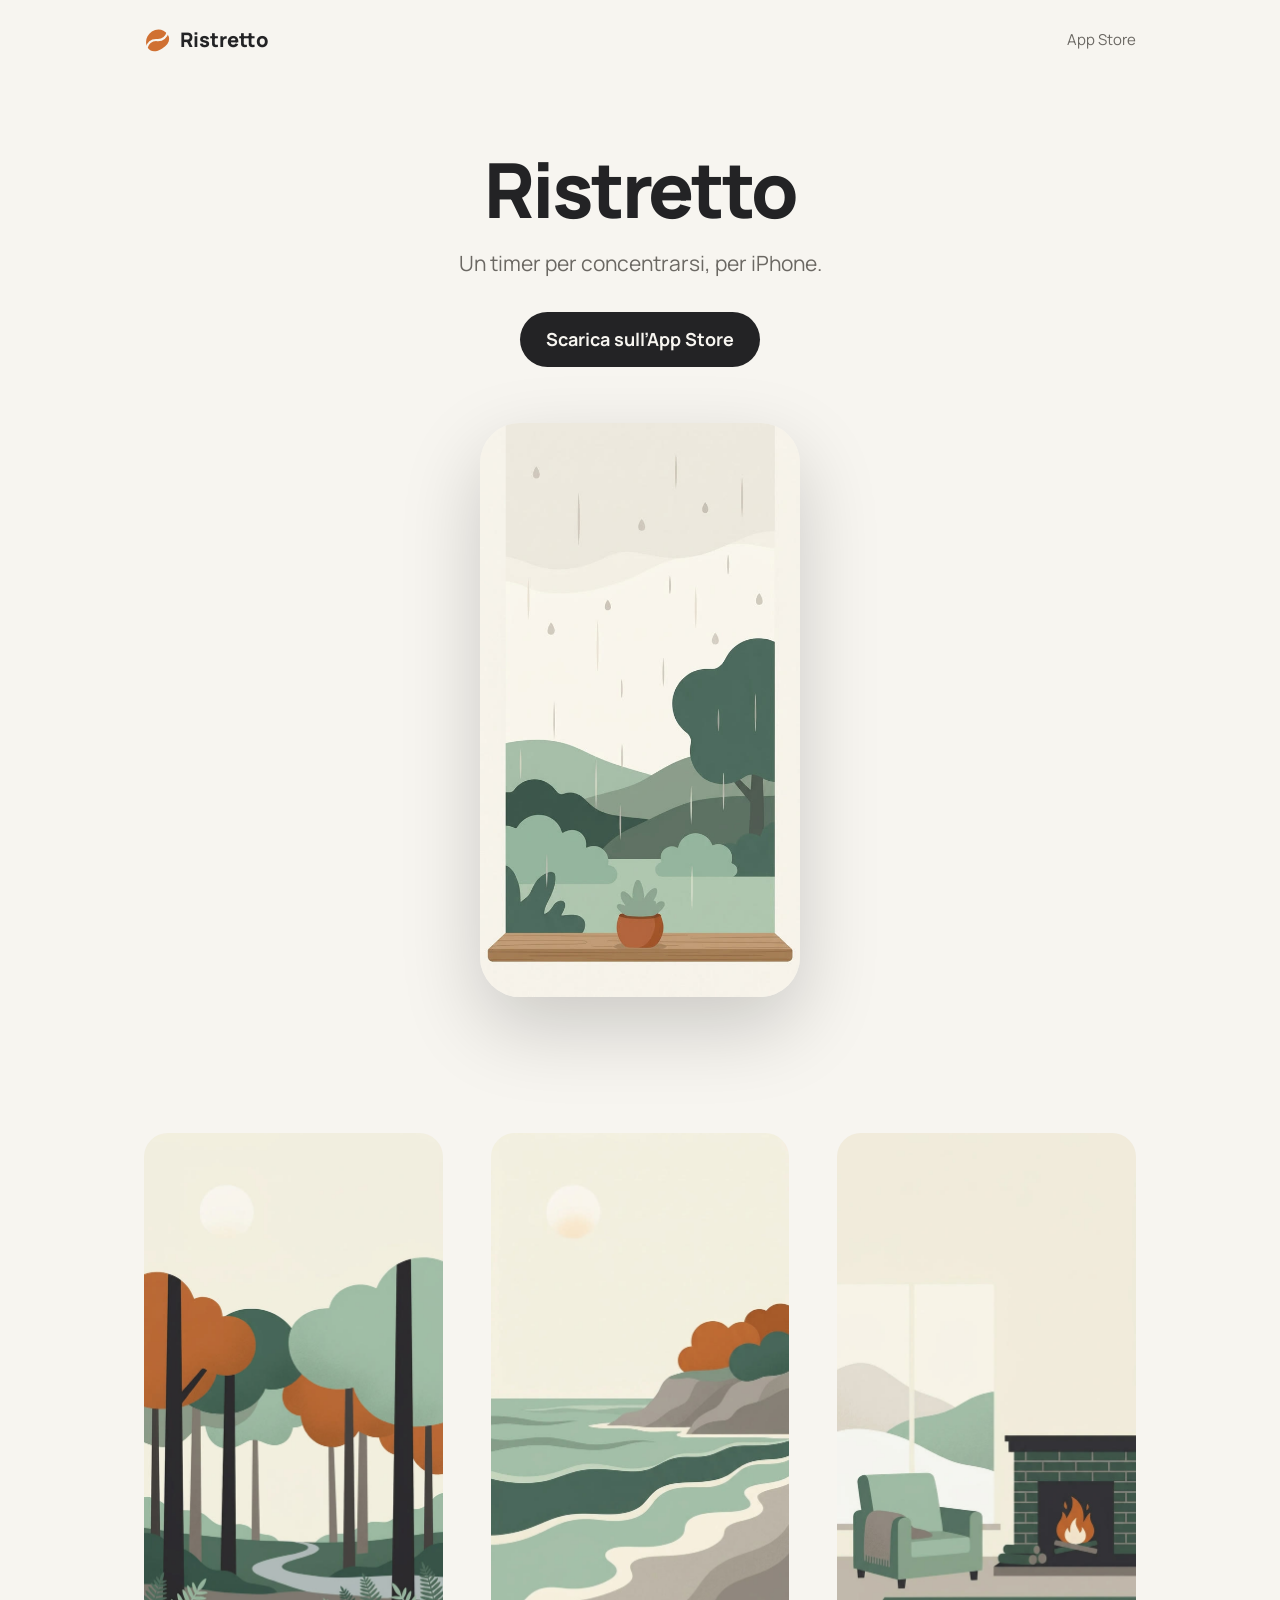
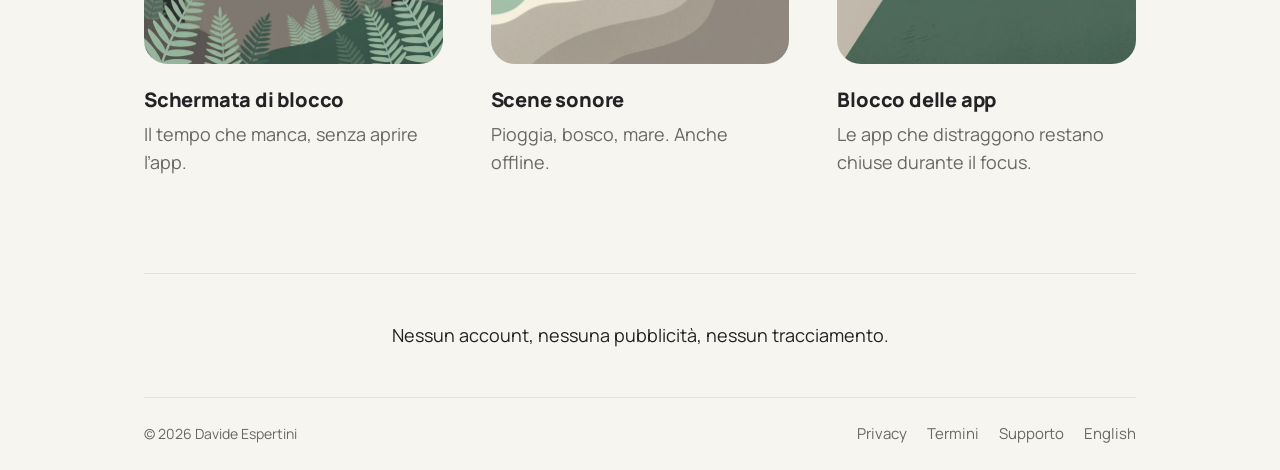
<file: index.html>
<!doctype html>
<html lang="it">
<head>
<meta charset="utf-8">
<meta name="viewport" content="width=device-width, initial-scale=1">
<title>Ristretto — Un timer per concentrarsi, per iPhone.</title>
<meta name="description" content="Un timer per concentrarsi, per iPhone.">
<meta name="apple-itunes-app" content="app-id=6829690402">
<link rel="icon" href="assets/favicon.png">
<link rel="apple-touch-icon" href="assets/icon.png">
<link rel="stylesheet" href="assets/style.css">
</head>
<body>
<div class="wrap">
<header><a class="brand" href="index.html"><img src="assets/mark.svg" alt="">Ristretto</a><nav><a href="https://apps.apple.com/app/id6829690402">App Store</a></nav></header>
<main>
<section class="hero">
  <h1>Ristretto</h1>
  <p>Un timer per concentrarsi, per iPhone.</p>
  <a class="cta" href="https://apps.apple.com/app/id6829690402">Scarica sull’App Store</a>
  <div class="shot"><img class="light-only" src="assets/session.jpg" alt="Un timer per concentrarsi, per iPhone."><img class="dark-only" src="assets/session-night.jpg" alt="Un timer per concentrarsi, per iPhone."></div>
</section>
<section class="features"><div><img class="light-only" src="assets/lock.jpg" alt="Schermata di blocco"><img class="dark-only" src="assets/lock-night.jpg" alt="Schermata di blocco"><h2>Schermata di blocco</h2><p>Il tempo che manca, senza aprire l’app.</p></div><div><img class="light-only" src="assets/sounds.jpg" alt="Scene sonore"><img class="dark-only" src="assets/sounds-night.jpg" alt="Scene sonore"><h2>Scene sonore</h2><p>Pioggia, bosco, mare. Anche offline.</p></div><div><img class="light-only" src="assets/block.jpg" alt="Blocco delle app"><img class="dark-only" src="assets/block-night.jpg" alt="Blocco delle app"><h2>Blocco delle app</h2><p>Le app che distraggono restano chiuse durante il focus.</p></div></section>
<p class="note">Nessun account, nessuna pubblicità, nessun tracciamento.</p>
</main>
<footer><span>© 2026 Davide Espertini</span><nav><a href="privacy.html">Privacy</a><a href="terms.html">Termini</a><a href="support.html">Supporto</a><a href="en/" hreflang="en">English</a></nav></footer>
</div>
</body>
</html>
</file>
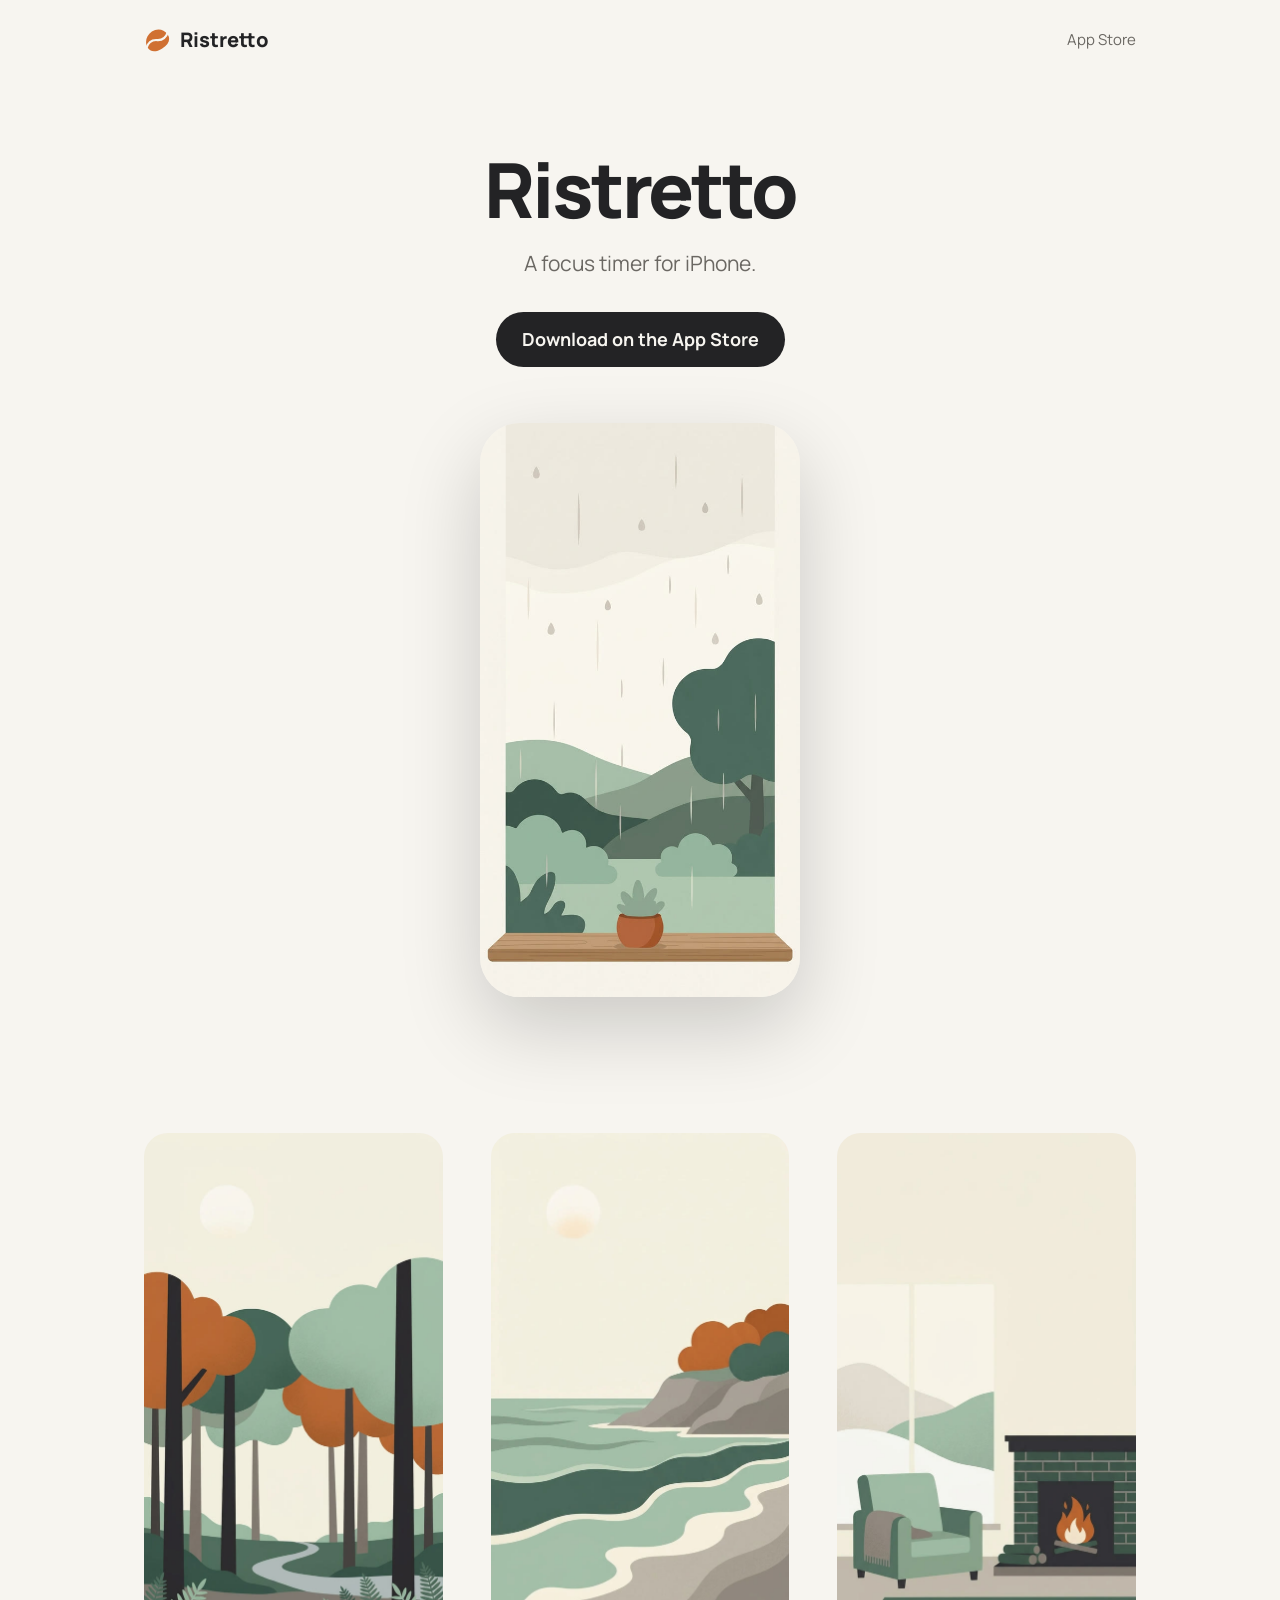
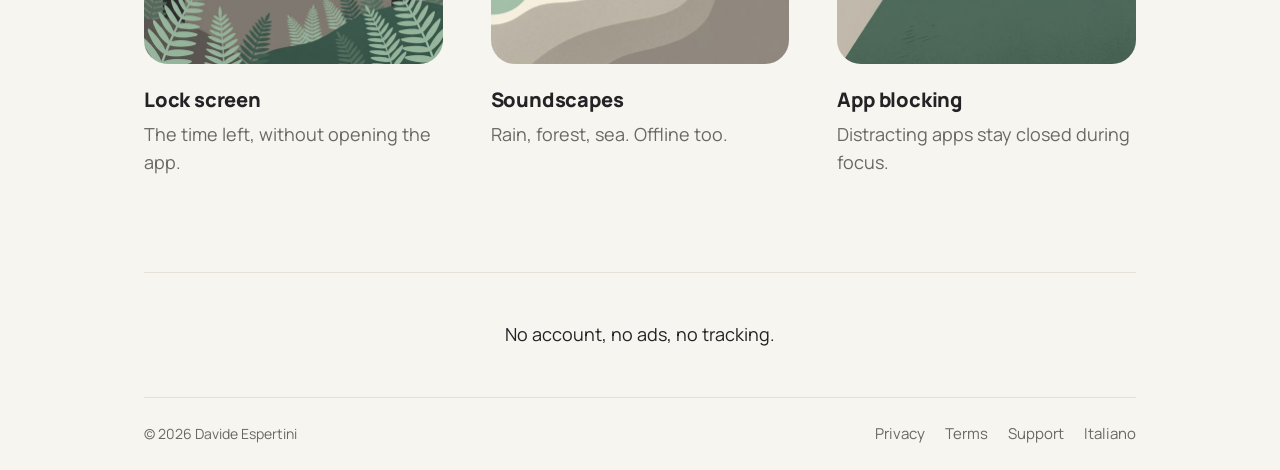
<file: en/index.html>
<!doctype html>
<html lang="en">
<head>
<meta charset="utf-8">
<meta name="viewport" content="width=device-width, initial-scale=1">
<title>Ristretto — A focus timer for iPhone.</title>
<meta name="description" content="A focus timer for iPhone.">
<meta name="apple-itunes-app" content="app-id=6829690402">
<link rel="icon" href="../assets/favicon.png">
<link rel="apple-touch-icon" href="../assets/icon.png">
<link rel="stylesheet" href="../assets/style.css">
</head>
<body>
<div class="wrap">
<header><a class="brand" href="index.html"><img src="../assets/mark.svg" alt="">Ristretto</a><nav><a href="https://apps.apple.com/app/id6829690402">App Store</a></nav></header>
<main>
<section class="hero">
  <h1>Ristretto</h1>
  <p>A focus timer for iPhone.</p>
  <a class="cta" href="https://apps.apple.com/app/id6829690402">Download on the App Store</a>
  <div class="shot"><img class="light-only" src="../assets/session.jpg" alt="A focus timer for iPhone."><img class="dark-only" src="../assets/session-night.jpg" alt="A focus timer for iPhone."></div>
</section>
<section class="features"><div><img class="light-only" src="../assets/lock.jpg" alt="Lock screen"><img class="dark-only" src="../assets/lock-night.jpg" alt="Lock screen"><h2>Lock screen</h2><p>The time left, without opening the app.</p></div><div><img class="light-only" src="../assets/sounds.jpg" alt="Soundscapes"><img class="dark-only" src="../assets/sounds-night.jpg" alt="Soundscapes"><h2>Soundscapes</h2><p>Rain, forest, sea. Offline too.</p></div><div><img class="light-only" src="../assets/block.jpg" alt="App blocking"><img class="dark-only" src="../assets/block-night.jpg" alt="App blocking"><h2>App blocking</h2><p>Distracting apps stay closed during focus.</p></div></section>
<p class="note">No account, no ads, no tracking.</p>
</main>
<footer><span>© 2026 Davide Espertini</span><nav><a href="privacy.html">Privacy</a><a href="terms.html">Terms</a><a href="support.html">Support</a><a href="../" hreflang="it">Italiano</a></nav></footer>
</div>
</body>
</html>
</file>
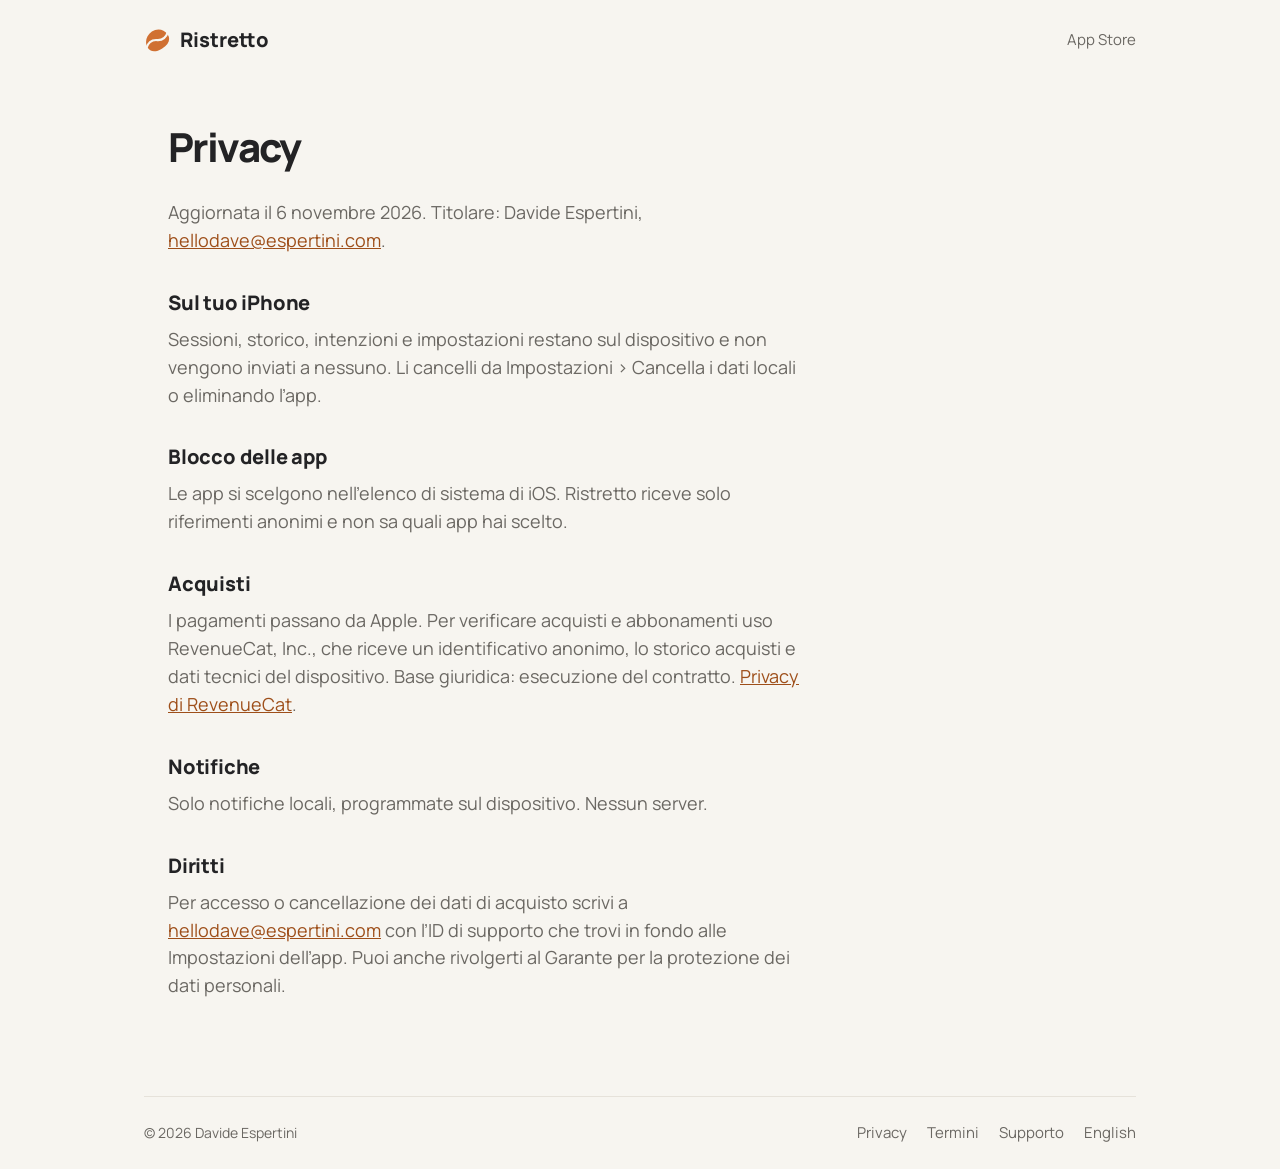
<file: privacy.html>
<!doctype html>
<html lang="it">
<head>
<meta charset="utf-8">
<meta name="viewport" content="width=device-width, initial-scale=1">
<title>Privacy — Ristretto</title>
<meta name="description" content="Un timer per concentrarsi, per iPhone.">
<meta name="apple-itunes-app" content="app-id=6829690402">
<link rel="icon" href="assets/favicon.png">
<link rel="apple-touch-icon" href="assets/icon.png">
<link rel="stylesheet" href="assets/style.css">
</head>
<body>
<div class="wrap">
<header><a class="brand" href="index.html"><img src="assets/mark.svg" alt="">Ristretto</a><nav><a href="https://apps.apple.com/app/id6829690402">App Store</a></nav></header>
<main><article class="doc"><h1>Privacy</h1><p>Aggiornata il 6 novembre 2026. Titolare: Davide Espertini, <a href="mailto:hellodave@espertini.com">hellodave@espertini.com</a>.</p><h2>Sul tuo iPhone</h2><p>Sessioni, storico, intenzioni e impostazioni restano sul dispositivo e non vengono inviati a nessuno. Li cancelli da Impostazioni › Cancella i dati locali o eliminando l’app.</p><h2>Blocco delle app</h2><p>Le app si scelgono nell’elenco di sistema di iOS. Ristretto riceve solo riferimenti anonimi e non sa quali app hai scelto.</p><h2>Acquisti</h2><p>I pagamenti passano da Apple. Per verificare acquisti e abbonamenti uso RevenueCat, Inc., che riceve un identificativo anonimo, lo storico acquisti e dati tecnici del dispositivo. Base giuridica: esecuzione del contratto. <a href="https://www.revenuecat.com/privacy">Privacy di RevenueCat</a>.</p><h2>Notifiche</h2><p>Solo notifiche locali, programmate sul dispositivo. Nessun server.</p><h2>Diritti</h2><p>Per accesso o cancellazione dei dati di acquisto scrivi a <a href="mailto:hellodave@espertini.com">hellodave@espertini.com</a> con l’ID di supporto che trovi in fondo alle Impostazioni dell’app. Puoi anche rivolgerti al Garante per la protezione dei dati personali.</p></article></main>
<footer><span>© 2026 Davide Espertini</span><nav><a href="privacy.html">Privacy</a><a href="terms.html">Termini</a><a href="support.html">Supporto</a><a href="en/" hreflang="en">English</a></nav></footer>
</div>
</body>
</html>
</file>
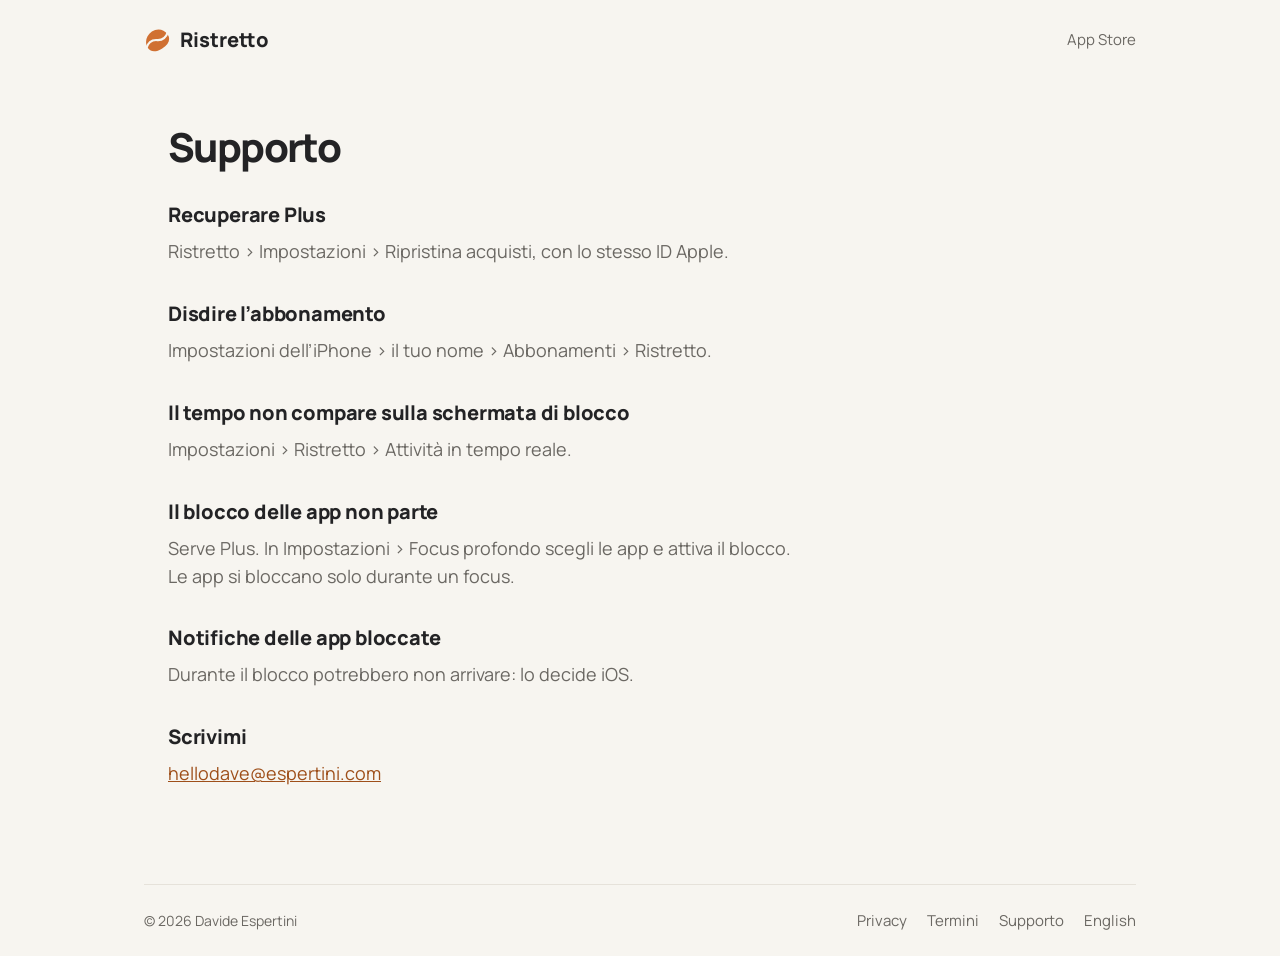
<file: support.html>
<!doctype html>
<html lang="it">
<head>
<meta charset="utf-8">
<meta name="viewport" content="width=device-width, initial-scale=1">
<title>Supporto — Ristretto</title>
<meta name="description" content="Un timer per concentrarsi, per iPhone.">
<meta name="apple-itunes-app" content="app-id=6829690402">
<link rel="icon" href="assets/favicon.png">
<link rel="apple-touch-icon" href="assets/icon.png">
<link rel="stylesheet" href="assets/style.css">
</head>
<body>
<div class="wrap">
<header><a class="brand" href="index.html"><img src="assets/mark.svg" alt="">Ristretto</a><nav><a href="https://apps.apple.com/app/id6829690402">App Store</a></nav></header>
<main><article class="doc"><h1>Supporto</h1><h2>Recuperare Plus</h2><p>Ristretto › Impostazioni › Ripristina acquisti, con lo stesso ID Apple.</p><h2>Disdire l’abbonamento</h2><p>Impostazioni dell’iPhone › il tuo nome › Abbonamenti › Ristretto.</p><h2>Il tempo non compare sulla schermata di blocco</h2><p>Impostazioni › Ristretto › Attività in tempo reale.</p><h2>Il blocco delle app non parte</h2><p>Serve Plus. In Impostazioni › Focus profondo scegli le app e attiva il blocco. Le app si bloccano solo durante un focus.</p><h2>Notifiche delle app bloccate</h2><p>Durante il blocco potrebbero non arrivare: lo decide iOS.</p><h2>Scrivimi</h2><p><a href="mailto:hellodave@espertini.com?subject=Ristretto">hellodave@espertini.com</a></p></article></main>
<footer><span>© 2026 Davide Espertini</span><nav><a href="privacy.html">Privacy</a><a href="terms.html">Termini</a><a href="support.html">Supporto</a><a href="en/" hreflang="en">English</a></nav></footer>
</div>
</body>
</html>
</file>
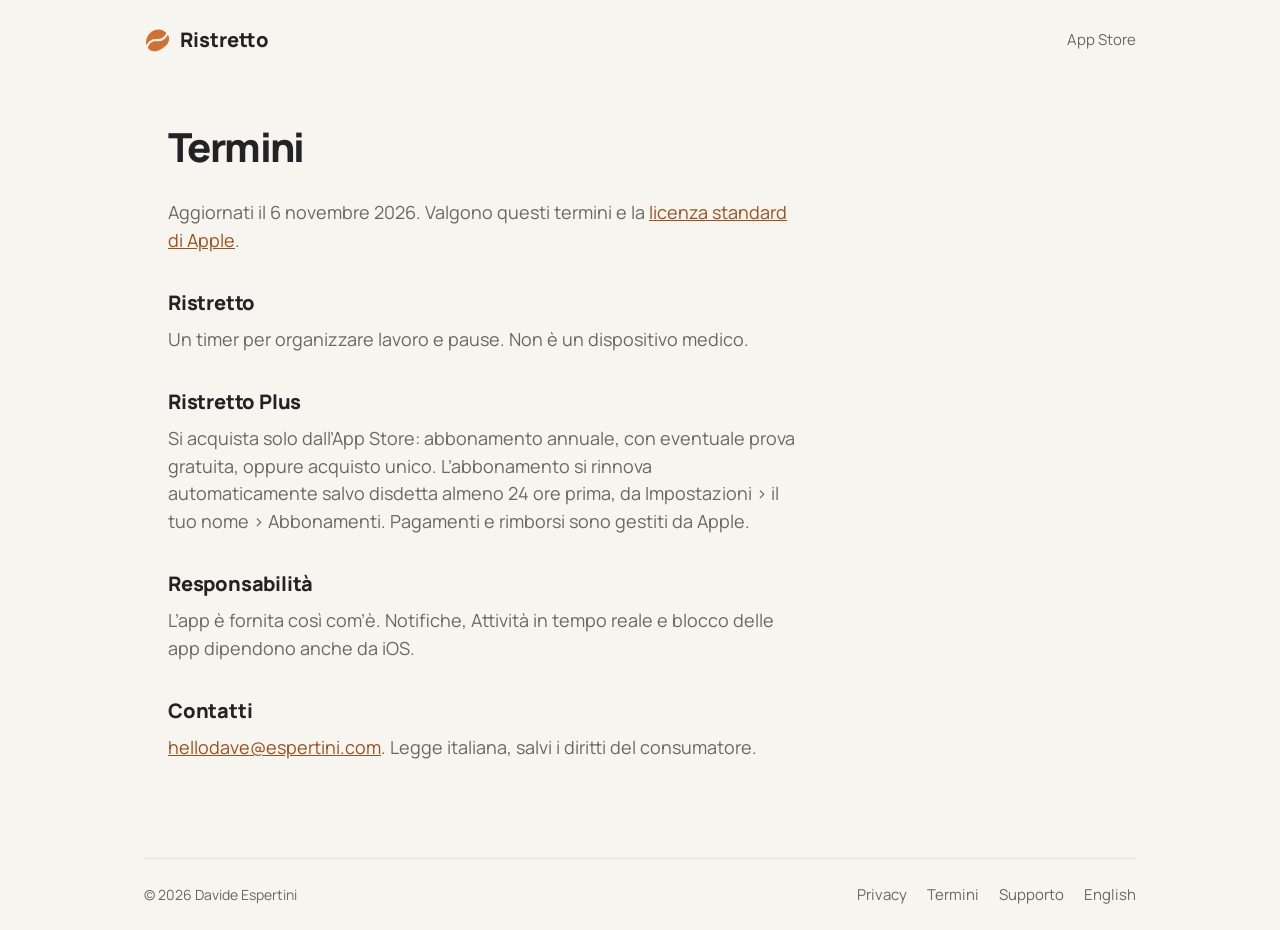
<file: terms.html>
<!doctype html>
<html lang="it">
<head>
<meta charset="utf-8">
<meta name="viewport" content="width=device-width, initial-scale=1">
<title>Termini — Ristretto</title>
<meta name="description" content="Un timer per concentrarsi, per iPhone.">
<meta name="apple-itunes-app" content="app-id=6829690402">
<link rel="icon" href="assets/favicon.png">
<link rel="apple-touch-icon" href="assets/icon.png">
<link rel="stylesheet" href="assets/style.css">
</head>
<body>
<div class="wrap">
<header><a class="brand" href="index.html"><img src="assets/mark.svg" alt="">Ristretto</a><nav><a href="https://apps.apple.com/app/id6829690402">App Store</a></nav></header>
<main><article class="doc"><h1>Termini</h1><p>Aggiornati il 6 novembre 2026. Valgono questi termini e la <a href="https://www.apple.com/legal/internet-services/itunes/dev/stdeula/">licenza standard di Apple</a>.</p><h2>Ristretto</h2><p>Un timer per organizzare lavoro e pause. Non è un dispositivo medico.</p><h2>Ristretto Plus</h2><p>Si acquista solo dall’App Store: abbonamento annuale, con eventuale prova gratuita, oppure acquisto unico. L’abbonamento si rinnova automaticamente salvo disdetta almeno 24 ore prima, da Impostazioni › il tuo nome › Abbonamenti. Pagamenti e rimborsi sono gestiti da Apple.</p><h2>Responsabilità</h2><p>L’app è fornita così com’è. Notifiche, Attività in tempo reale e blocco delle app dipendono anche da iOS.</p><h2>Contatti</h2><p><a href="mailto:hellodave@espertini.com">hellodave@espertini.com</a>. Legge italiana, salvi i diritti del consumatore.</p></article></main>
<footer><span>© 2026 Davide Espertini</span><nav><a href="privacy.html">Privacy</a><a href="terms.html">Termini</a><a href="support.html">Supporto</a><a href="en/" hreflang="en">English</a></nav></footer>
</div>
</body>
</html>
</file>
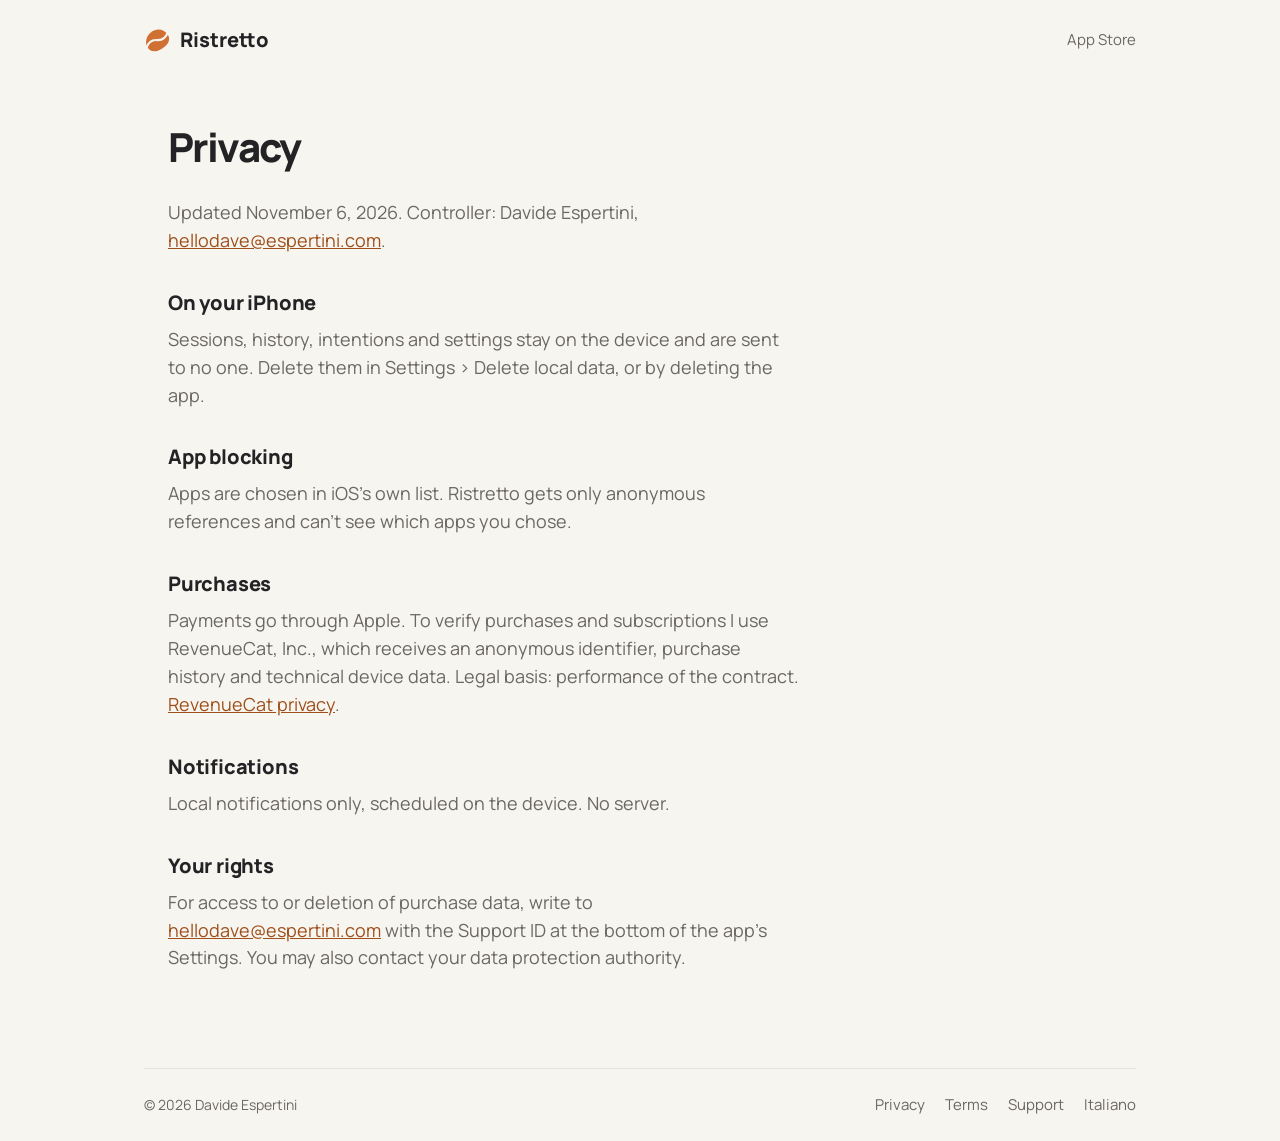
<file: en/privacy.html>
<!doctype html>
<html lang="en">
<head>
<meta charset="utf-8">
<meta name="viewport" content="width=device-width, initial-scale=1">
<title>Privacy — Ristretto</title>
<meta name="description" content="A focus timer for iPhone.">
<meta name="apple-itunes-app" content="app-id=6829690402">
<link rel="icon" href="../assets/favicon.png">
<link rel="apple-touch-icon" href="../assets/icon.png">
<link rel="stylesheet" href="../assets/style.css">
</head>
<body>
<div class="wrap">
<header><a class="brand" href="index.html"><img src="../assets/mark.svg" alt="">Ristretto</a><nav><a href="https://apps.apple.com/app/id6829690402">App Store</a></nav></header>
<main><article class="doc"><h1>Privacy</h1><p>Updated November 6, 2026. Controller: Davide Espertini, <a href="mailto:hellodave@espertini.com">hellodave@espertini.com</a>.</p><h2>On your iPhone</h2><p>Sessions, history, intentions and settings stay on the device and are sent to no one. Delete them in Settings › Delete local data, or by deleting the app.</p><h2>App blocking</h2><p>Apps are chosen in iOS’s own list. Ristretto gets only anonymous references and can’t see which apps you chose.</p><h2>Purchases</h2><p>Payments go through Apple. To verify purchases and subscriptions I use RevenueCat, Inc., which receives an anonymous identifier, purchase history and technical device data. Legal basis: performance of the contract. <a href="https://www.revenuecat.com/privacy">RevenueCat privacy</a>.</p><h2>Notifications</h2><p>Local notifications only, scheduled on the device. No server.</p><h2>Your rights</h2><p>For access to or deletion of purchase data, write to <a href="mailto:hellodave@espertini.com">hellodave@espertini.com</a> with the Support ID at the bottom of the app’s Settings. You may also contact your data protection authority.</p></article></main>
<footer><span>© 2026 Davide Espertini</span><nav><a href="privacy.html">Privacy</a><a href="terms.html">Terms</a><a href="support.html">Support</a><a href="../" hreflang="it">Italiano</a></nav></footer>
</div>
</body>
</html>
</file>
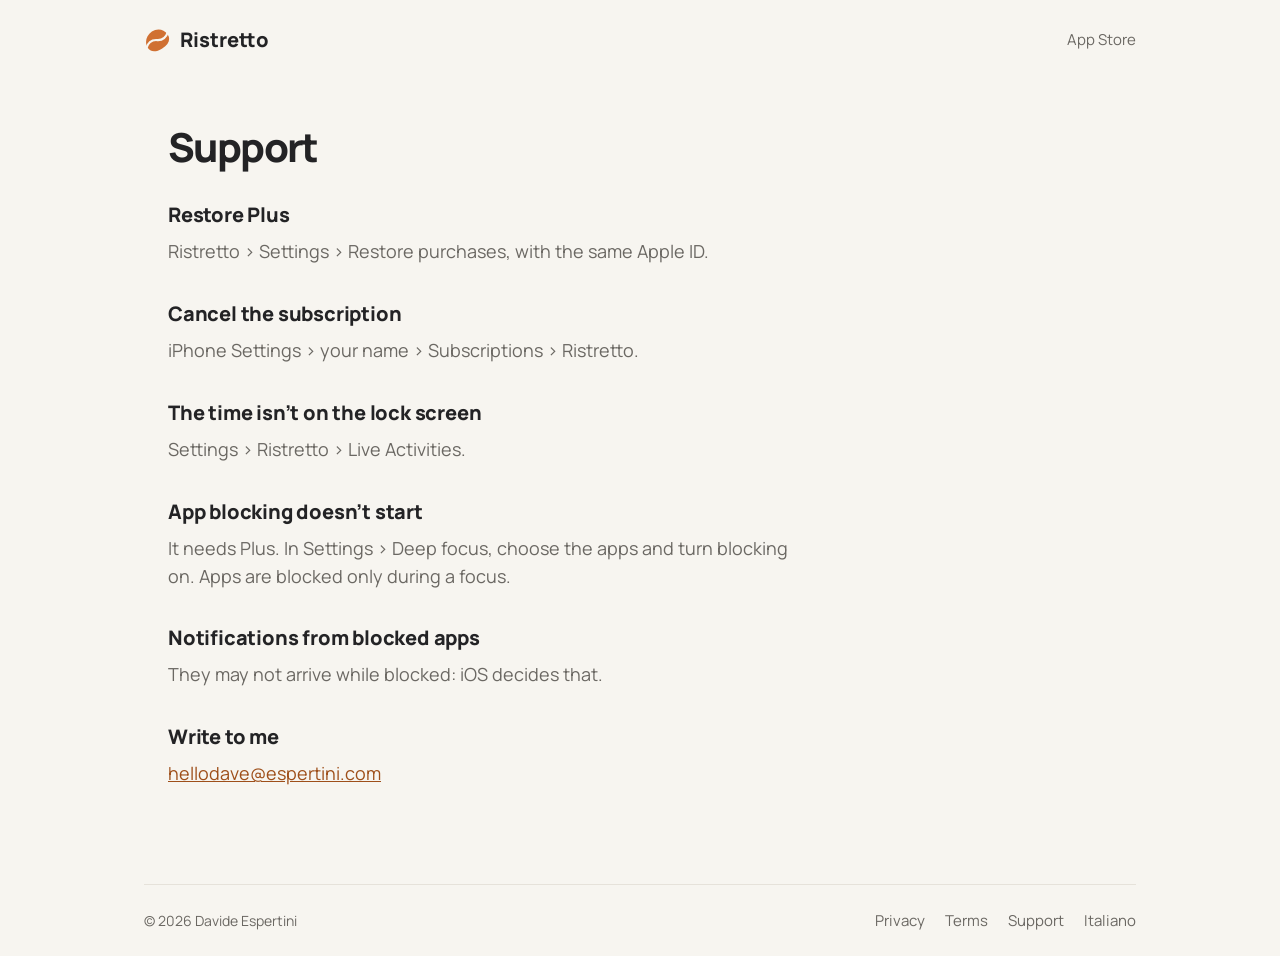
<file: en/support.html>
<!doctype html>
<html lang="en">
<head>
<meta charset="utf-8">
<meta name="viewport" content="width=device-width, initial-scale=1">
<title>Support — Ristretto</title>
<meta name="description" content="A focus timer for iPhone.">
<meta name="apple-itunes-app" content="app-id=6829690402">
<link rel="icon" href="../assets/favicon.png">
<link rel="apple-touch-icon" href="../assets/icon.png">
<link rel="stylesheet" href="../assets/style.css">
</head>
<body>
<div class="wrap">
<header><a class="brand" href="index.html"><img src="../assets/mark.svg" alt="">Ristretto</a><nav><a href="https://apps.apple.com/app/id6829690402">App Store</a></nav></header>
<main><article class="doc"><h1>Support</h1><h2>Restore Plus</h2><p>Ristretto › Settings › Restore purchases, with the same Apple ID.</p><h2>Cancel the subscription</h2><p>iPhone Settings › your name › Subscriptions › Ristretto.</p><h2>The time isn’t on the lock screen</h2><p>Settings › Ristretto › Live Activities.</p><h2>App blocking doesn’t start</h2><p>It needs Plus. In Settings › Deep focus, choose the apps and turn blocking on. Apps are blocked only during a focus.</p><h2>Notifications from blocked apps</h2><p>They may not arrive while blocked: iOS decides that.</p><h2>Write to me</h2><p><a href="mailto:hellodave@espertini.com?subject=Ristretto">hellodave@espertini.com</a></p></article></main>
<footer><span>© 2026 Davide Espertini</span><nav><a href="privacy.html">Privacy</a><a href="terms.html">Terms</a><a href="support.html">Support</a><a href="../" hreflang="it">Italiano</a></nav></footer>
</div>
</body>
</html>
</file>
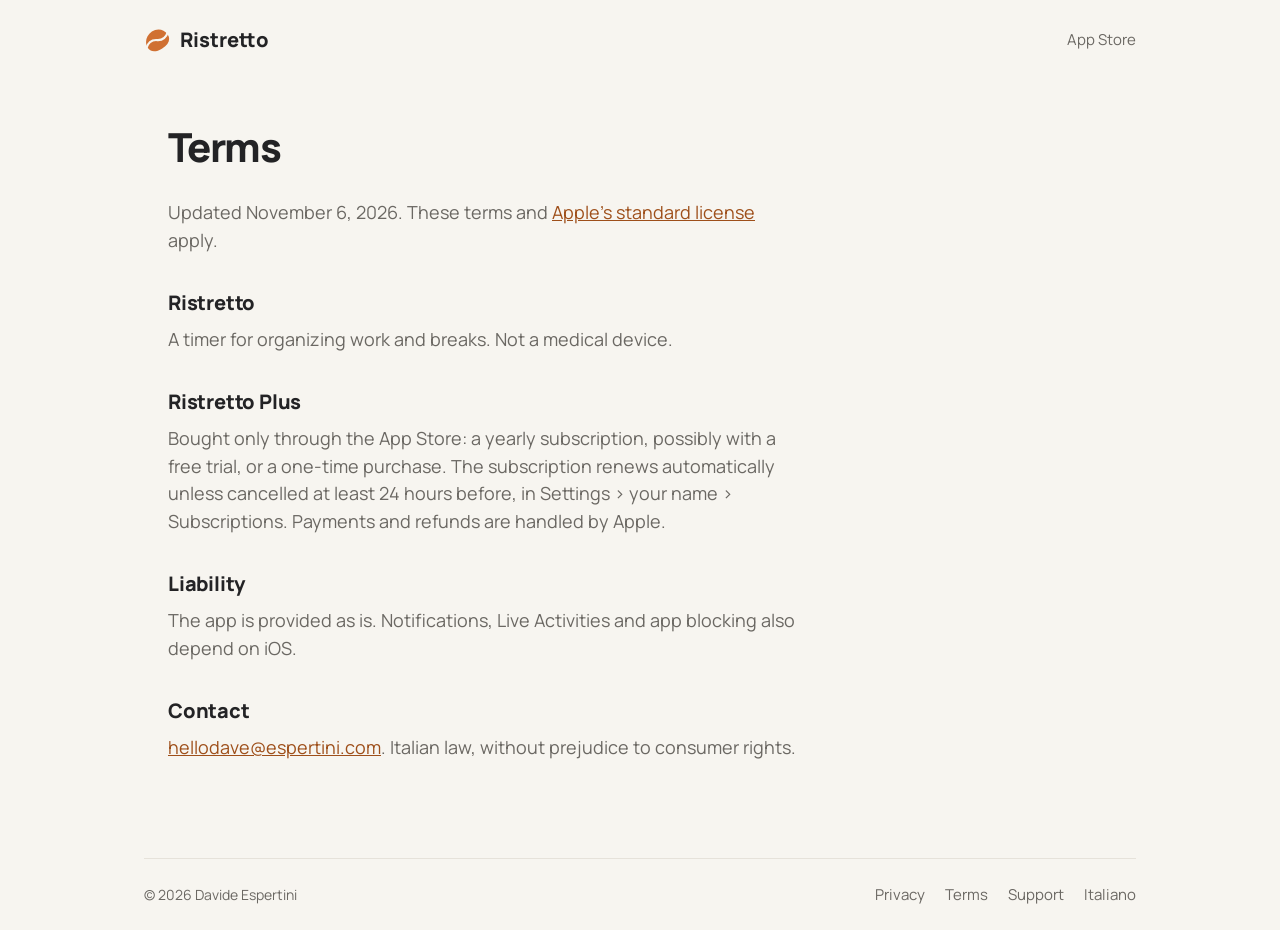
<file: en/terms.html>
<!doctype html>
<html lang="en">
<head>
<meta charset="utf-8">
<meta name="viewport" content="width=device-width, initial-scale=1">
<title>Terms — Ristretto</title>
<meta name="description" content="A focus timer for iPhone.">
<meta name="apple-itunes-app" content="app-id=6829690402">
<link rel="icon" href="../assets/favicon.png">
<link rel="apple-touch-icon" href="../assets/icon.png">
<link rel="stylesheet" href="../assets/style.css">
</head>
<body>
<div class="wrap">
<header><a class="brand" href="index.html"><img src="../assets/mark.svg" alt="">Ristretto</a><nav><a href="https://apps.apple.com/app/id6829690402">App Store</a></nav></header>
<main><article class="doc"><h1>Terms</h1><p>Updated November 6, 2026. These terms and <a href="https://www.apple.com/legal/internet-services/itunes/dev/stdeula/">Apple’s standard license</a> apply.</p><h2>Ristretto</h2><p>A timer for organizing work and breaks. Not a medical device.</p><h2>Ristretto Plus</h2><p>Bought only through the App Store: a yearly subscription, possibly with a free trial, or a one-time purchase. The subscription renews automatically unless cancelled at least 24 hours before, in Settings › your name › Subscriptions. Payments and refunds are handled by Apple.</p><h2>Liability</h2><p>The app is provided as is. Notifications, Live Activities and app blocking also depend on iOS.</p><h2>Contact</h2><p><a href="mailto:hellodave@espertini.com">hellodave@espertini.com</a>. Italian law, without prejudice to consumer rights.</p></article></main>
<footer><span>© 2026 Davide Espertini</span><nav><a href="privacy.html">Privacy</a><a href="terms.html">Terms</a><a href="support.html">Support</a><a href="../" hreflang="it">Italiano</a></nav></footer>
</div>
</body>
</html>
</file>
<file: assets/style.css>
@font-face { font-family: Manrope; src: url(fonts/Manrope-Regular.ttf) format("truetype"); font-weight: 400; font-display: swap; }
@font-face { font-family: Manrope; src: url(fonts/Manrope-Bold.ttf) format("truetype"); font-weight: 700; font-display: swap; }
@font-face { font-family: Manrope; src: url(fonts/Manrope-ExtraBold.ttf) format("truetype"); font-weight: 800; font-display: swap; }

:root { --bg: #F7F5F0; --text: #232325; --muted: #6B6863; --line: #E6E2DA; --accent: #9E4F1A; color-scheme: light dark; }
@media (prefers-color-scheme: dark) { :root { --bg: #131517; --text: #F2F0EA; --muted: #9C998F; --line: #2C3034; --accent: #E89B68; } }

* { box-sizing: border-box; margin: 0; }
body { background: var(--bg); color: var(--text); font: 400 18px/1.55 Manrope, system-ui, sans-serif; -webkit-font-smoothing: antialiased; }
a { color: inherit; }
img { display: block; max-width: 100%; height: auto; }
.wrap { max-width: 1040px; margin: 0 auto; padding: 0 24px; }

header, footer { display: flex; align-items: center; justify-content: space-between; gap: 16px; padding: 24px 0; }
.brand { display: flex; align-items: center; gap: 10px; font-weight: 800; font-size: 20px; text-decoration: none; }
.brand img { width: 26px; }
nav { display: flex; gap: 20px; font-size: 15px; color: var(--muted); }
nav a { text-decoration: none; }
nav a:hover, .cta:hover { color: var(--text); }

.hero { text-align: center; padding: 72px 0 40px; }
h1 { font-size: clamp(44px, 8vw, 76px); font-weight: 800; letter-spacing: -0.04em; line-height: 1; }
.hero p { color: var(--muted); font-size: 21px; margin: 20px 0 32px; }
.cta { display: inline-block; padding: 14px 26px; border-radius: 999px; background: var(--text); color: var(--bg); font-weight: 700; text-decoration: none; }
.cta:hover { opacity: 0.85; color: var(--bg); }

.shot { width: min(320px, 70vw); margin: 56px auto 0; border-radius: 40px; overflow: hidden; box-shadow: 0 30px 80px rgba(0, 0, 0, 0.18); }
.features { display: grid; grid-template-columns: repeat(3, 1fr); gap: 48px; padding: 96px 0; border-bottom: 1px solid var(--line); }
.features img { border-radius: 24px; margin-bottom: 20px; aspect-ratio: 9 / 16; object-fit: cover; }
h2 { font-size: 20px; font-weight: 800; letter-spacing: -0.01em; }
.features p, .doc p, .doc li { color: var(--muted); }
.features p { margin-top: 6px; }
.note { text-align: center; padding: 48px 0; }

.doc { max-width: 680px; padding: 48px 24px 96px; }
.doc h1 { font-size: 40px; margin-bottom: 32px; }
.doc h2 { margin: 32px 0 8px; }
.doc p + p { margin-top: 12px; }
.doc a { color: var(--accent); }

footer { border-top: 1px solid var(--line); color: var(--muted); font-size: 14px; flex-wrap: wrap; }
.light-only { display: block; }
.dark-only { display: none; }
@media (prefers-color-scheme: dark) { .light-only { display: none; } .dark-only { display: block; } }
@media (max-width: 760px) { .features { grid-template-columns: 1fr; padding: 64px 0; gap: 56px; } .features img { max-width: 280px; } .hero { padding-top: 40px; } }
</file>
